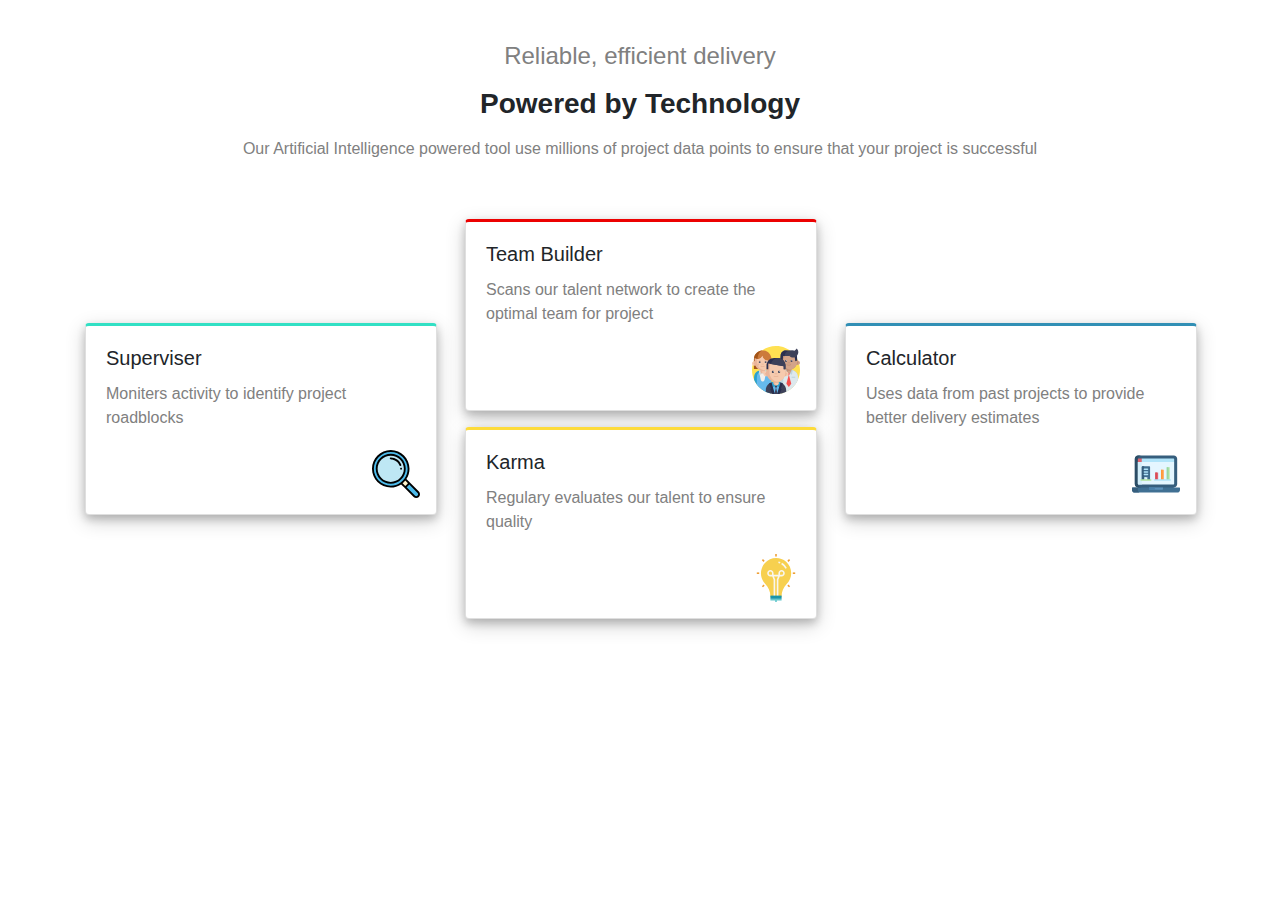
<file: fourCardSelection/index.html>
<!doctype html>
<html lang="en">
  <head>
    <!-- Required meta tags -->
    <meta charset="utf-8">
    <meta name="viewport" content="width=device-width, initial-scale=1, shrink-to-fit=no">

    <!-- Bootstrap CSS -->
    <link rel="stylesheet" href="https://stackpath.bootstrapcdn.com/bootstrap/4.5.2/css/bootstrap.min.css" integrity="sha384-JcKb8q3iqJ61gNV9KGb8thSsNjpSL0n8PARn9HuZOnIxN0hoP+VmmDGMN5t9UJ0Z" crossorigin="anonymous">
    <link rel="stylesheet" type="text/css" href="styling/style.css">

    <title>Four Card Selection</title>
  </head>
  <body>
    <section>
        <div class="container" id="header">
            <div>
                <h4 class="py-1">Reliable, efficient delivery</h4>
                <h3 class="py-1"><strong>Powered by Technology</strong></h3>
                <p class="py-1">Our Artificial Intelligence powered tool use millions of project data points to ensure that your project is successful</p>
            </div>
        </div>
    </section><!-- header section ended-->
    
    <section>
        <div class="container">
            <div class="row align-items-center justify-content-center">
                <div class="col-sm-12 col-md-4">
                    <div class="card mb-3" id="left-card"><!-- card one start -->
                        <div class="card-body">
                            <h5 class="card-title">Superviser</h5>
                            <p class="card-text">Moniters activity to identify project roadblocks</p>
                        </div>
                        <div class="d-flex justify-content-end">
                            <img src="styling/images/loupe.svg" alt="Superviser" class="px-3">
                        </div>
                    </div>
                </div><!-- card one ended -->

                <div class="col-sm-12 col-md-4">
                    <div class="card mb-3" id="center-up-card"><!-- card two start -->
                        <div class="card-body" >
                            <h5 class="card-title">Team Builder</h5>
                            <p class="card-text">Scans our talent network to create the optimal team for project</p>
                        </div>
                        <div class="d-flex justify-content-end">
                            <img src="styling/images/teamwork.svg" alt="Superviser" class="px-3">
                        </div>
                    </div><!-- card two ended -->

                    <div class="card mb-3" id="center-down-card"><!-- card three start -->
                        <div class="card-body">
                            <h5 class="card-title">Karma</h5>
                            <p class="card-text">Regulary evaluates our talent to ensure quality</p>
                        </div>
                        <div class="d-flex justify-content-end">
                            <img src="styling/images/idea.svg" alt="Superviser" class="px-3">
                        </div>
                    </div>
                </div><!-- card three ended -->

                <div class="col-sm-12 col-md-4">
                    <div class="card mb-3" id="right-card"><!-- card four start -->
                        <div class="card-body">
                            <h5 class="card-title">Calculator</h5>
                            <p class="card-text">Uses data from past projects to provide better delivery estimates</p>
                        </div>
                        <div class="d-flex justify-content-end">
                            <img src="styling/images/analytics.svg" alt="Superviser" class="px-3">
                        </div>
                    </div><!-- card four ended -->
                </div>
            </div>
        </div>
    </section><!-- card section ends here-->

    <!-- Optional JavaScript -->
    <!-- jQuery first, then Popper.js, then Bootstrap JS -->
    <script src="https://code.jquery.com/jquery-3.5.1.slim.min.js" integrity="sha384-DfXdz2htPH0lsSSs5nCTpuj/zy4C+OGpamoFVy38MVBnE+IbbVYUew+OrCXaRkfj" crossorigin="anonymous"></script>
    <script src="https://cdn.jsdelivr.net/npm/popper.js@1.16.1/dist/umd/popper.min.js" integrity="sha384-9/reFTGAW83EW2RDu2S0VKaIzap3H66lZH81PoYlFhbGU+6BZp6G7niu735Sk7lN" crossorigin="anonymous"></script>
    <script src="https://stackpath.bootstrapcdn.com/bootstrap/4.5.2/js/bootstrap.min.js" integrity="sha384-B4gt1jrGC7Jh4AgTPSdUtOBvfO8shuf57BaghqFfPlYxofvL8/KUEfYiJOMMV+rV" crossorigin="anonymous"></script>
  </body>
</html>
</file>
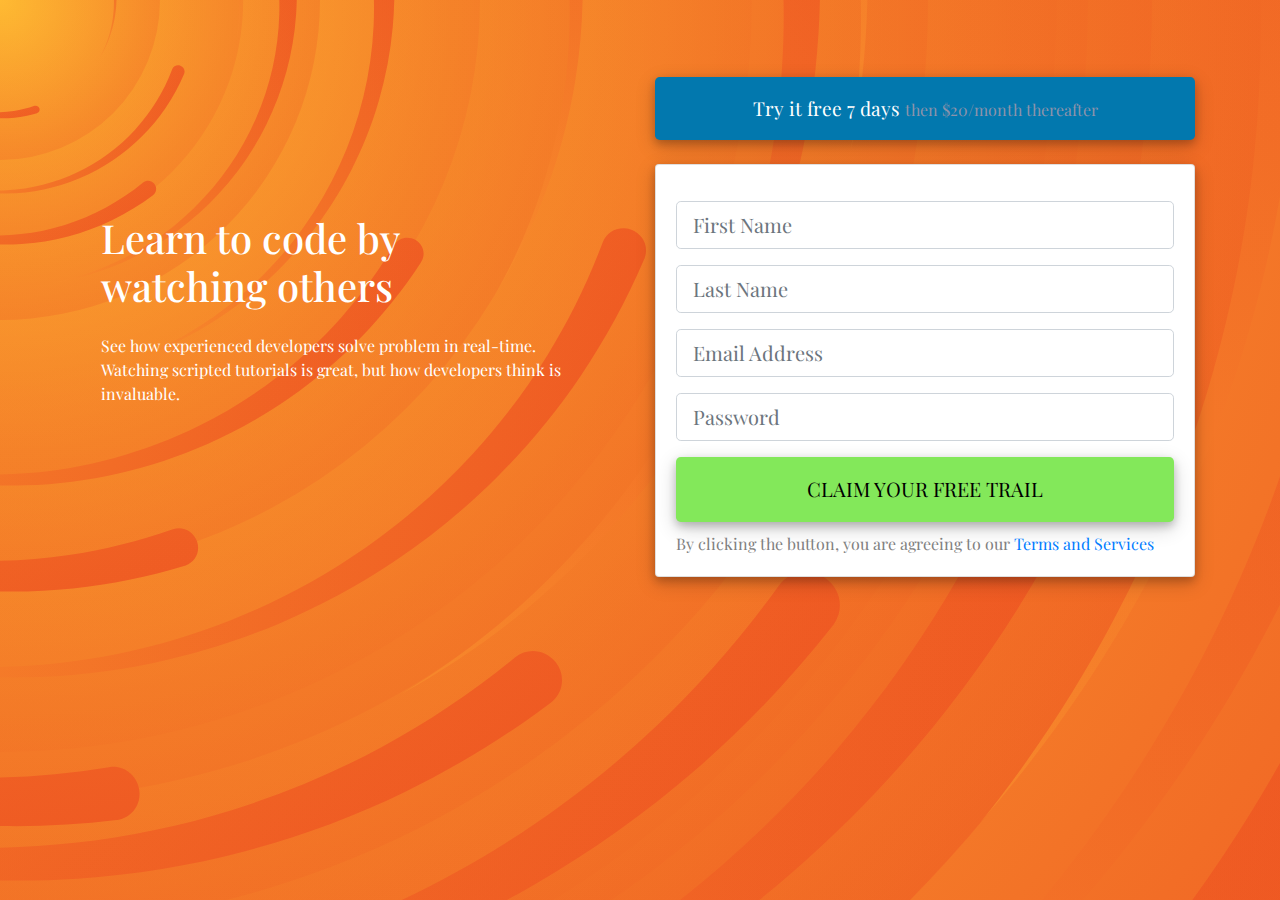
<file: signUpForm/index.html>
<!doctype html>
<html lang="en">
  <head>
    <!-- Required meta tags -->
    <meta charset="utf-8">
    <meta name="viewport" content="width=device-width, initial-scale=1, shrink-to-fit=no">

    <!-- Bootstrap CSS -->
    <link rel="stylesheet" href="https://maxcdn.bootstrapcdn.com/bootstrap/4.0.0/css/bootstrap.min.css" integrity="sha384-Gn5384xqQ1aoWXA+058RXPxPg6fy4IWvTNh0E263XmFcJlSAwiGgFAW/dAiS6JXm" crossorigin="anonymous">
    <link rel="stylesheet" type="text/css" href="styling/style.css">
    <link href="https://fonts.googleapis.com/css2?family=Playfair+Display:wght@500&family=Secular+One&display=swap" rel="stylesheet">

    <title>Sign Up Form</title>
  </head>
  <body>
      <div class="container">
          <div class="row">
              <div class="col-12 col-md-6" id="left-col">
                  <h1 class="px-3 pb-4 m-0">Learn to code by<br> watching others</h1>
                  <p class="px-3 m-0 text-center text-md-left">See how experienced developers solve problem in real-time.<br>Watching scripted tutorials is great, but how developers think is invaluable.</p>
              </div>

              <div class="col-12 col-md-6" id="right-col">
                  <button type="button" class="btn btn-lg btn-block py-4 py-md-3" id="btn-one"><span>Try it free 7 days </span>then $20/month thereafter</button>

                  <div class="card my-4">
                      <div class="card-body">
                          <form>
                              <div class="form-group">
                                  <input class="form-control form-control-lg" type="text" placeholder="First Name" id="user-fname">
                                  <input class="form-control form-control-lg" type="text" placeholder="Last Name" id="user-lname">
                                  <input class="form-control form-control-lg" type="email" placeholder="Email Address" id="user-email">
                                  <input class="form-control form-control-lg" type="password" placeholder="Password" id="user-password"> 

                                  <button type="button" class="btn btn-lg btn-block" id="btn-two">CLAIM YOUR FREE TRAIL</button>
                              </div>
                          </form>

                          <p class="card-subtitle">By clicking the button, you are agreeing to our <a href="#">Terms and Services</a></p>
                      </div>
                  </div>
              </div>
          </div>
      </div>

    <!-- Optional JavaScript -->
    <!-- jQuery first, then Popper.js, then Bootstrap JS -->
    <script src="https://code.jquery.com/jquery-3.2.1.slim.min.js" integrity="sha384-KJ3o2DKtIkvYIK3UENzmM7KCkRr/rE9/Qpg6aAZGJwFDMVNA/GpGFF93hXpG5KkN" crossorigin="anonymous"></script>
    <script src="https://cdnjs.cloudflare.com/ajax/libs/popper.js/1.12.9/umd/popper.min.js" integrity="sha384-ApNbgh9B+Y1QKtv3Rn7W3mgPxhU9K/ScQsAP7hUibX39j7fakFPskvXusvfa0b4Q" crossorigin="anonymous"></script>
    <script src="https://maxcdn.bootstrapcdn.com/bootstrap/4.0.0/js/bootstrap.min.js" integrity="sha384-JZR6Spejh4U02d8jOt6vLEHfe/JQGiRRSQQxSfFWpi1MquVdAyjUar5+76PVCmYl" crossorigin="anonymous"></script>
  </body>
</html>
</file>
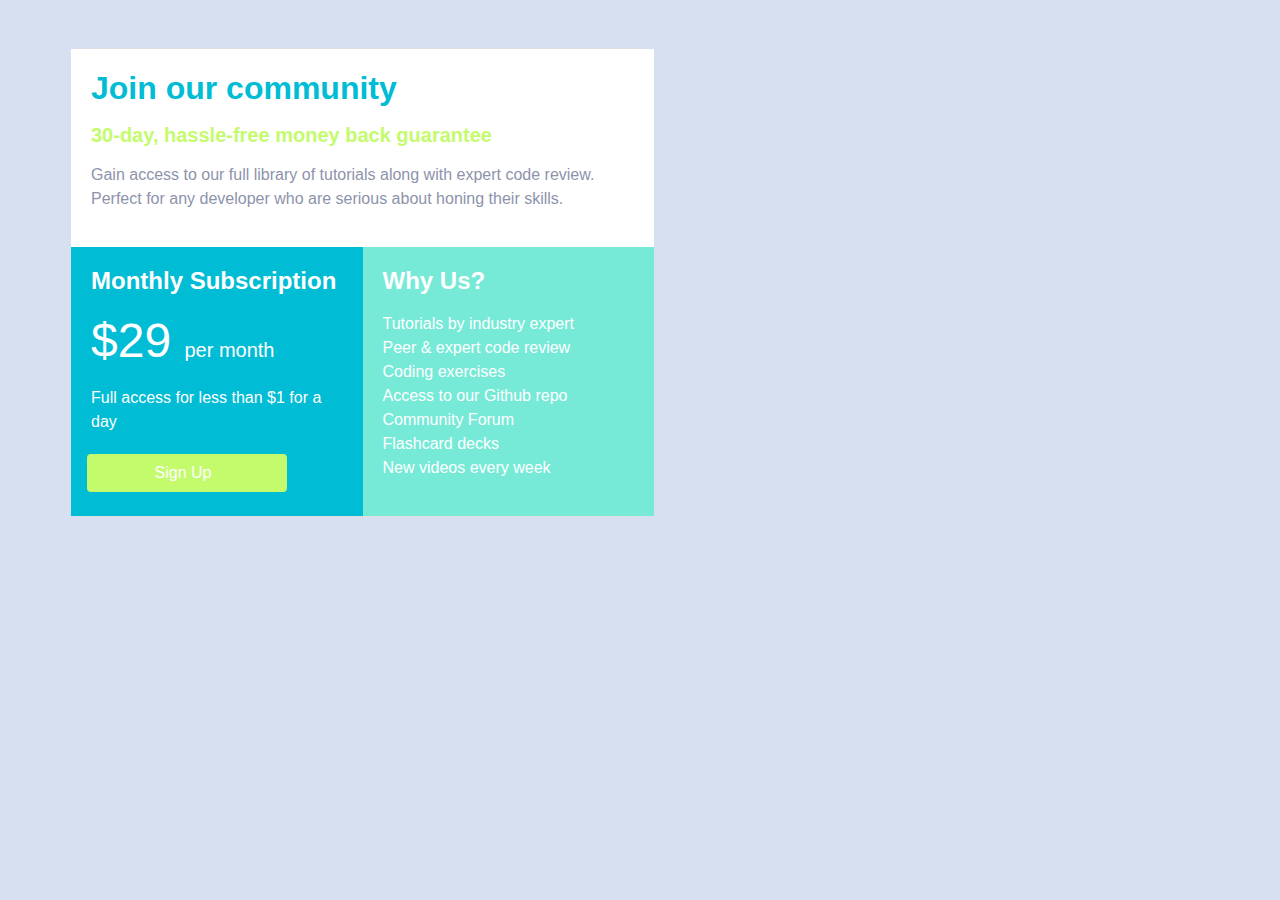
<file: SinglePriceGridComponent/index.html>
<!doctype html>
<html lang="en">
  <head>
    <!-- Required meta tags -->
    <meta charset="utf-8">
    <meta name="viewport" content="width=device-width, initial-scale=1, shrink-to-fit=no">
    <link rel="stylesheet" type="text/css" href="styling/style.css">
    <link href="https://fonts.googleapis.com/css2?family=Roboto;&display=swap" rel="stylesheet">

    <!-- Bootstrap CSS -->
    <link rel="stylesheet" href="https://stackpath.bootstrapcdn.com/bootstrap/4.5.2/css/bootstrap.min.css" integrity="sha384-JcKb8q3iqJ61gNV9KGb8thSsNjpSL0n8PARn9HuZOnIxN0hoP+VmmDGMN5t9UJ0Z" crossorigin="anonymous">

    <title>Single Price Grid Component</title>
  </head>
  <body style="background-color: #d6e0f0;">
    <br>
    <br>
    <div class="container">
        <div class="card" style="width: 50%;" >
            <div class = "card-body p-0">
                <div class="row" id="upper-row">
                    <div class = "col-lg-12 p-3">
                        <h2 class="p-1"><strong>Join our community</strong></h1>
                        <h5 class="p-1"><strong>30-day, hassle-free money back guarantee</strong></h5>
                        <p class="p-1">Gain access to our full library of tutorials along with expert code review.<br>Perfect for any developer who are serious about honing their skills.</p>
                    </div>
                </div>
                <div class="row" id="lower-row">
                    <div class= "col-lg-6 p-3" id="lower-row-col-one">
                        <h4 class="p-1"><strong>Monthly Subscription</strong></h4>
                        <h5 class="p-1"><span style="font-size: 3rem;">$29 </span>per month</h5>
                        <p class="p-1">Full access for less than $1 for a day</p>
                        <a href="#" button type="button" class="btn pl-1">Sign Up</a>

                    </div>
    
                    <div class= "col-lg-6 p-3" id="lower-row-col-two">
                        <h4 class="p-1"><strong>Why Us?</strong></h4>
                        <p class="p-1">
                            Tutorials by industry expert<br>
                            Peer & expert code review <br>
                            Coding exercises<br>
                            Access to our Github repo<br>
                            Community Forum<br>
                            Flashcard decks<br>
                            New videos every week
                        </p>
                    </div>
                </div>
            </div>
        </div>
    </div>
    

    <!-- Optional JavaScript -->
    <!-- jQuery first, then Popper.js, then Bootstrap JS -->
    <script src="https://code.jquery.com/jquery-3.5.1.slim.min.js" integrity="sha384-DfXdz2htPH0lsSSs5nCTpuj/zy4C+OGpamoFVy38MVBnE+IbbVYUew+OrCXaRkfj" crossorigin="anonymous"></script>
    <script src="https://cdn.jsdelivr.net/npm/popper.js@1.16.1/dist/umd/popper.min.js" integrity="sha384-9/reFTGAW83EW2RDu2S0VKaIzap3H66lZH81PoYlFhbGU+6BZp6G7niu735Sk7lN" crossorigin="anonymous"></script>
    <script src="https://stackpath.bootstrapcdn.com/bootstrap/4.5.2/js/bootstrap.min.js" integrity="sha384-B4gt1jrGC7Jh4AgTPSdUtOBvfO8shuf57BaghqFfPlYxofvL8/KUEfYiJOMMV+rV" crossorigin="anonymous"></script>
  </body>
</html>
</file>
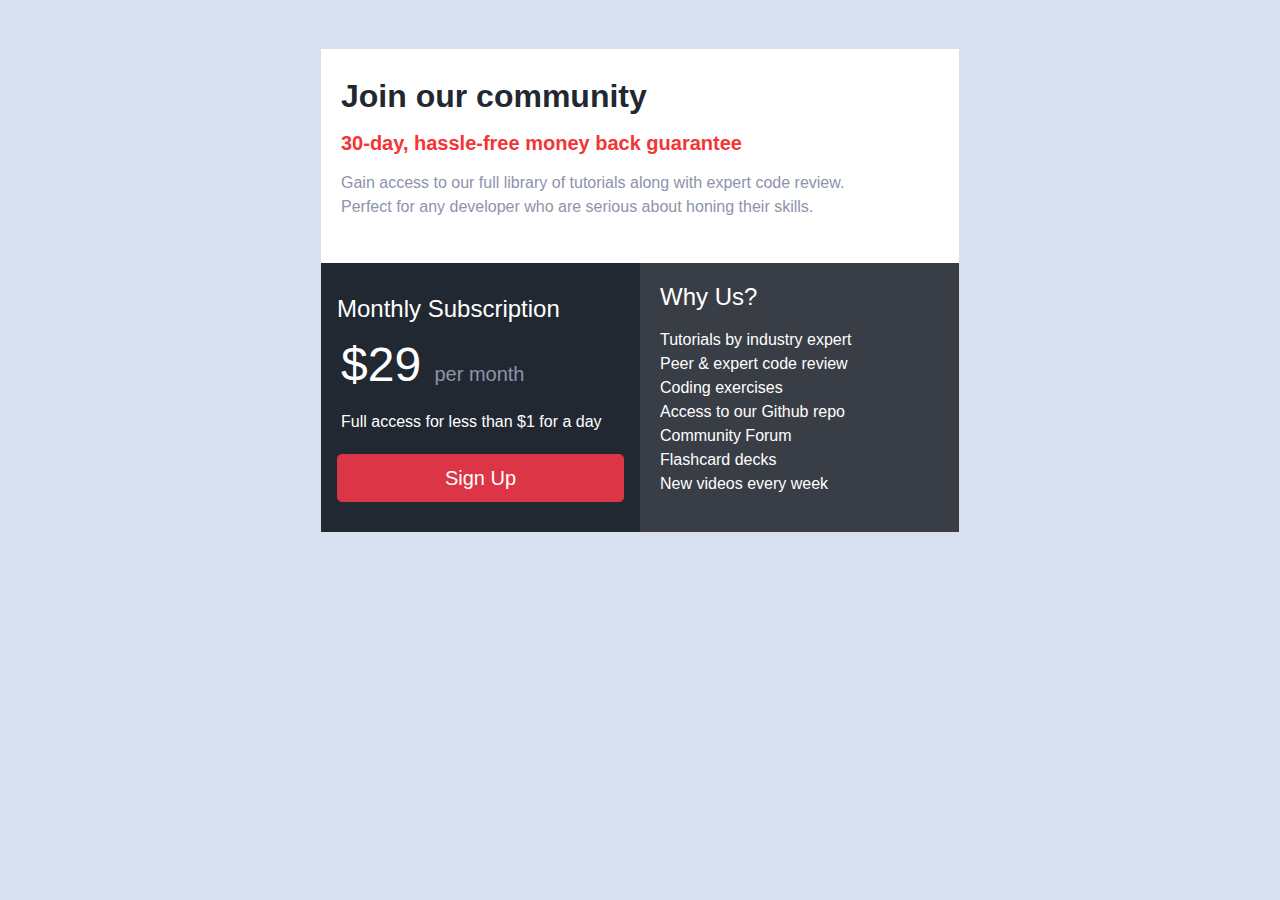
<file: SinglePriceGridComponent/dark-mode.html>
<!doctype html>
<html lang="en">
  <head>
    <!-- Required meta tags -->
    <meta charset="utf-8">
    <meta name="viewport" content="width=device-width, initial-scale=1, shrink-to-fit=no">
    <link rel="stylesheet" type="text/css" href="styling/styling-dark-mode.css">
    <link href="https://fonts.googleapis.com/css2?family=Roboto;&display=swap" rel="stylesheet">

    <!-- Bootstrap CSS -->
    <link rel="stylesheet" href="https://stackpath.bootstrapcdn.com/bootstrap/4.5.2/css/bootstrap.min.css" integrity="sha384-JcKb8q3iqJ61gNV9KGb8thSsNjpSL0n8PARn9HuZOnIxN0hoP+VmmDGMN5t9UJ0Z" crossorigin="anonymous">

    <title>Single Price Grid Component</title>
  </head>
  <body style="background-color: #d6e0f0;">
    <br>
    <br>
    <div class="d-flex justify-content-center">
        <div class="card " style="width: 50%;" >
            <div class = "card-body p-0 ">
                <div class="d-flex" id="upper-row">
                    <div class = "row-md-12 p-3 py-4">
                        <h2 class="p-1"><strong>Join our community</strong></h2>
                        <h5 class="p-1"><strong>30-day, hassle-free money back guarantee</strong></h5>
                        <p class="p-1">Gain access to our full library of tutorials along with expert code review.<br>Perfect for any developer who are serious about honing their skills.</p>
                    </div>
                </div>
                <div class="d-flex flex-column flex-lg-row" id="lower-row">
                    <div class= "col-md-12 col-lg-6 p-3" id="lower-row-col-one">
                        <h4 class="p-1"><h4>Monthly Subscription</h4>
                        <h5 class="p-1"><span style="font-size: 3rem;">$29 </span><span style="color: #8d93ab">per month</span></h5>
                        <p class="p-1">Full access for less than $1 for a day</p>
                        <a class="btn btn-danger btn-lg btn-block" href="#" role="button">Sign Up</a>

                    </div>
    
                    <div class= "col-md-12 col-lg-6 p-3" id="lower-row-col-two">
                        <h4 class="p-1">Why Us?</h4>
                        <p class="p-1">
                            Tutorials by industry expert<br>
                            Peer & expert code review <br>
                            Coding exercises<br>
                            Access to our Github repo<br>
                            Community Forum<br>
                            Flashcard decks<br>
                            New videos every week
                        </p>
                    </div>
                </div>
            </div>
        </div>
    </div>
    

    <!-- Optional JavaScript -->
    <!-- jQuery first, then Popper.js, then Bootstrap JS -->
    <script src="https://code.jquery.com/jquery-3.5.1.slim.min.js" integrity="sha384-DfXdz2htPH0lsSSs5nCTpuj/zy4C+OGpamoFVy38MVBnE+IbbVYUew+OrCXaRkfj" crossorigin="anonymous"></script>
    <script src="https://cdn.jsdelivr.net/npm/popper.js@1.16.1/dist/umd/popper.min.js" integrity="sha384-9/reFTGAW83EW2RDu2S0VKaIzap3H66lZH81PoYlFhbGU+6BZp6G7niu735Sk7lN" crossorigin="anonymous"></script>
    <script src="https://stackpath.bootstrapcdn.com/bootstrap/4.5.2/js/bootstrap.min.js" integrity="sha384-B4gt1jrGC7Jh4AgTPSdUtOBvfO8shuf57BaghqFfPlYxofvL8/KUEfYiJOMMV+rV" crossorigin="anonymous"></script>
  </body>
</html>
</file>
<file: fourCardSelection/styling/style.css>
*{
    margin: 0;
    padding: 0;
    border: 0;
}

#header{
    text-align: center;
    padding-top: 3%;
    padding-bottom: 3%;
    font-weight: 100;
    font-size: 1rem;
}

.card{
    height: 12rem;
    width: 22rem;
    background-color: white;
    box-shadow: 0 4px 8px 0 rgba(0, 0, 0, 0.2), 0 6px 20px 0 rgba(0, 0, 0, 0.19);
}

img{
    width: 5rem;
    height: 5rem;
}

#left-card{
    border-top-width: 0.2rem;
    border-top-color: #32e0c4;
}

#center-up-card{
    border-top-width: 0.2rem;
    border-top-color: #ec0101;
}

#center-down-card{
    border-top-width: 0.2rem;
    border-top-color: #fddb3a;
}

#right-card{
    border-top-width: 0.2rem;
    border-top-color: #318fb5;
}

#header h4{
    color: grey;
}

p{
    color: grey;
}
</file>
<file: signUpForm/styling/style.css>
*{
    padding: 0;
    margin: 0;
    border: 0;
}

body{
    background-color: #ee5522;
    background-image: url("data:image/svg+xml,%3Csvg xmlns='http://www.w3.org/2000/svg' viewBox='0 0 2000 1500'%3E%3Cdefs%3E%3CradialGradient id='a' gradientUnits='objectBoundingBox'%3E%3Cstop offset='0' stop-color='%23FB3'/%3E%3Cstop offset='1' stop-color='%23ee5522'/%3E%3C/radialGradient%3E%3ClinearGradient id='b' gradientUnits='userSpaceOnUse' x1='0' y1='750' x2='1550' y2='750'%3E%3Cstop offset='0' stop-color='%23f7882b'/%3E%3Cstop offset='1' stop-color='%23ee5522'/%3E%3C/linearGradient%3E%3Cpath id='s' fill='url(%23b)' d='M1549.2 51.6c-5.4 99.1-20.2 197.6-44.2 293.6c-24.1 96-57.4 189.4-99.3 278.6c-41.9 89.2-92.4 174.1-150.3 253.3c-58 79.2-123.4 152.6-195.1 219c-71.7 66.4-149.6 125.8-232.2 177.2c-82.7 51.4-170.1 94.7-260.7 129.1c-90.6 34.4-184.4 60-279.5 76.3C192.6 1495 96.1 1502 0 1500c96.1-2.1 191.8-13.3 285.4-33.6c93.6-20.2 185-49.5 272.5-87.2c87.6-37.7 171.3-83.8 249.6-137.3c78.4-53.5 151.5-114.5 217.9-181.7c66.5-67.2 126.4-140.7 178.6-218.9c52.3-78.3 96.9-161.4 133-247.9c36.1-86.5 63.8-176.2 82.6-267.6c18.8-91.4 28.6-184.4 29.6-277.4c0.3-27.6 23.2-48.7 50.8-48.4s49.5 21.8 49.2 49.5c0 0.7 0 1.3-0.1 2L1549.2 51.6z'/%3E%3Cg id='g'%3E%3Cuse href='%23s' transform='scale(0.12) rotate(60)'/%3E%3Cuse href='%23s' transform='scale(0.2) rotate(10)'/%3E%3Cuse href='%23s' transform='scale(0.25) rotate(40)'/%3E%3Cuse href='%23s' transform='scale(0.3) rotate(-20)'/%3E%3Cuse href='%23s' transform='scale(0.4) rotate(-30)'/%3E%3Cuse href='%23s' transform='scale(0.5) rotate(20)'/%3E%3Cuse href='%23s' transform='scale(0.6) rotate(60)'/%3E%3Cuse href='%23s' transform='scale(0.7) rotate(10)'/%3E%3Cuse href='%23s' transform='scale(0.835) rotate(-40)'/%3E%3Cuse href='%23s' transform='scale(0.9) rotate(40)'/%3E%3Cuse href='%23s' transform='scale(1.05) rotate(25)'/%3E%3Cuse href='%23s' transform='scale(1.2) rotate(8)'/%3E%3Cuse href='%23s' transform='scale(1.333) rotate(-60)'/%3E%3Cuse href='%23s' transform='scale(1.45) rotate(-30)'/%3E%3Cuse href='%23s' transform='scale(1.6) rotate(10)'/%3E%3C/g%3E%3C/defs%3E%3Cg transform='rotate(0 0 0)'%3E%3Cg transform='rotate(0 0 0)'%3E%3Ccircle fill='url(%23a)' r='3000'/%3E%3Cg opacity='0.5'%3E%3Ccircle fill='url(%23a)' r='2000'/%3E%3Ccircle fill='url(%23a)' r='1800'/%3E%3Ccircle fill='url(%23a)' r='1700'/%3E%3Ccircle fill='url(%23a)' r='1651'/%3E%3Ccircle fill='url(%23a)' r='1450'/%3E%3Ccircle fill='url(%23a)' r='1250'/%3E%3Ccircle fill='url(%23a)' r='1175'/%3E%3Ccircle fill='url(%23a)' r='900'/%3E%3Ccircle fill='url(%23a)' r='750'/%3E%3Ccircle fill='url(%23a)' r='500'/%3E%3Ccircle fill='url(%23a)' r='380'/%3E%3Ccircle fill='url(%23a)' r='250'/%3E%3C/g%3E%3Cg transform='rotate(0 0 0)'%3E%3Cuse href='%23g' transform='rotate(10)'/%3E%3Cuse href='%23g' transform='rotate(120)'/%3E%3Cuse href='%23g' transform='rotate(240)'/%3E%3C/g%3E%3Ccircle fill-opacity='0.1' fill='url(%23a)' r='3000'/%3E%3C/g%3E%3C/g%3E%3C/svg%3E");   
    background-attachment: fixed;
    background-size: cover;
    font-family: 'Playfair Display', serif;
}
.container{
    padding-top: 6%;
}

#left-col{
    padding-top: 12%;
    padding-bottom: 12%;
    color: white;
}

#btn-one{
    background-color: #0278ae;
    color: #8d93ab;
    font-size: 1rem;
    box-shadow: 0 4px 8px 0 rgba(0, 0, 0, 0.2), 0 6px 20px 0 rgba(0, 0, 0, 0.19);
}

#btn-one > span{
    color:white;
    font-size: 1.2rem;
}

#btn-two{
    background-color: #83e85a;
    box-shadow: 0 4px 8px 0 rgba(0, 0, 0, 0.2), 0 6px 20px 0 rgba(0, 0, 0, 0.19);
}

#left-col > p{
    font-size: 1rem;
}

.form-group > input{
    margin-top: 1rem;
    margin-bottom: 1rem;
}


#btn-two{
    height: 65px;
}

.card-subtitle{
    color: grey;
}

.card{
    box-shadow: 0 4px 8px 0 rgba(0, 0, 0, 0.2), 0 6px 20px 0 rgba(0, 0, 0, 0.19);
}
</file>
<file: SinglePriceGridComponent/styling/style.css>
*{
    margin: 0;
    padding: 0;
}

.card-body{
    font-family: 'Roboto', sans-serif;
    font-weight: 00;
}
#lower-row-col-two{
    background-color: #76ead7;
}

#lower-row-col-one{
    background-color: #00bcd4;
}

#upper-row{
    background-color: white;
}

#lower-row{
    color: white;
}

#upper-row h2{
    color: #00bcd4;
}

#upper-row p{
    color: #8d93ab;
}

#upper-row h5{
    color: #c4fb6d;
}

#lower-row a{
    background-color: #c4fb6d;
    width: 200px;
    color: white;
    align-items: center;
}
</file>
<file: SinglePriceGridComponent/styling/styling-dark-mode.css>
.card-body{
    font-family: 'Roboto', sans-serif;
    font-weight: 100;
}
#lower-row-col-two{
    background-color: #393e46;
}

#lower-row-col-one{
    background-color: #222831;
}

#upper-row{
    background-color: white;
}

#lower-row{
    color: white;
}

#upper-row h2{
    color: #222831;
}

#upper-row p{
    color: #8d93ab;
}

#upper-row h5{
    color: #f33535;
}
</file>
